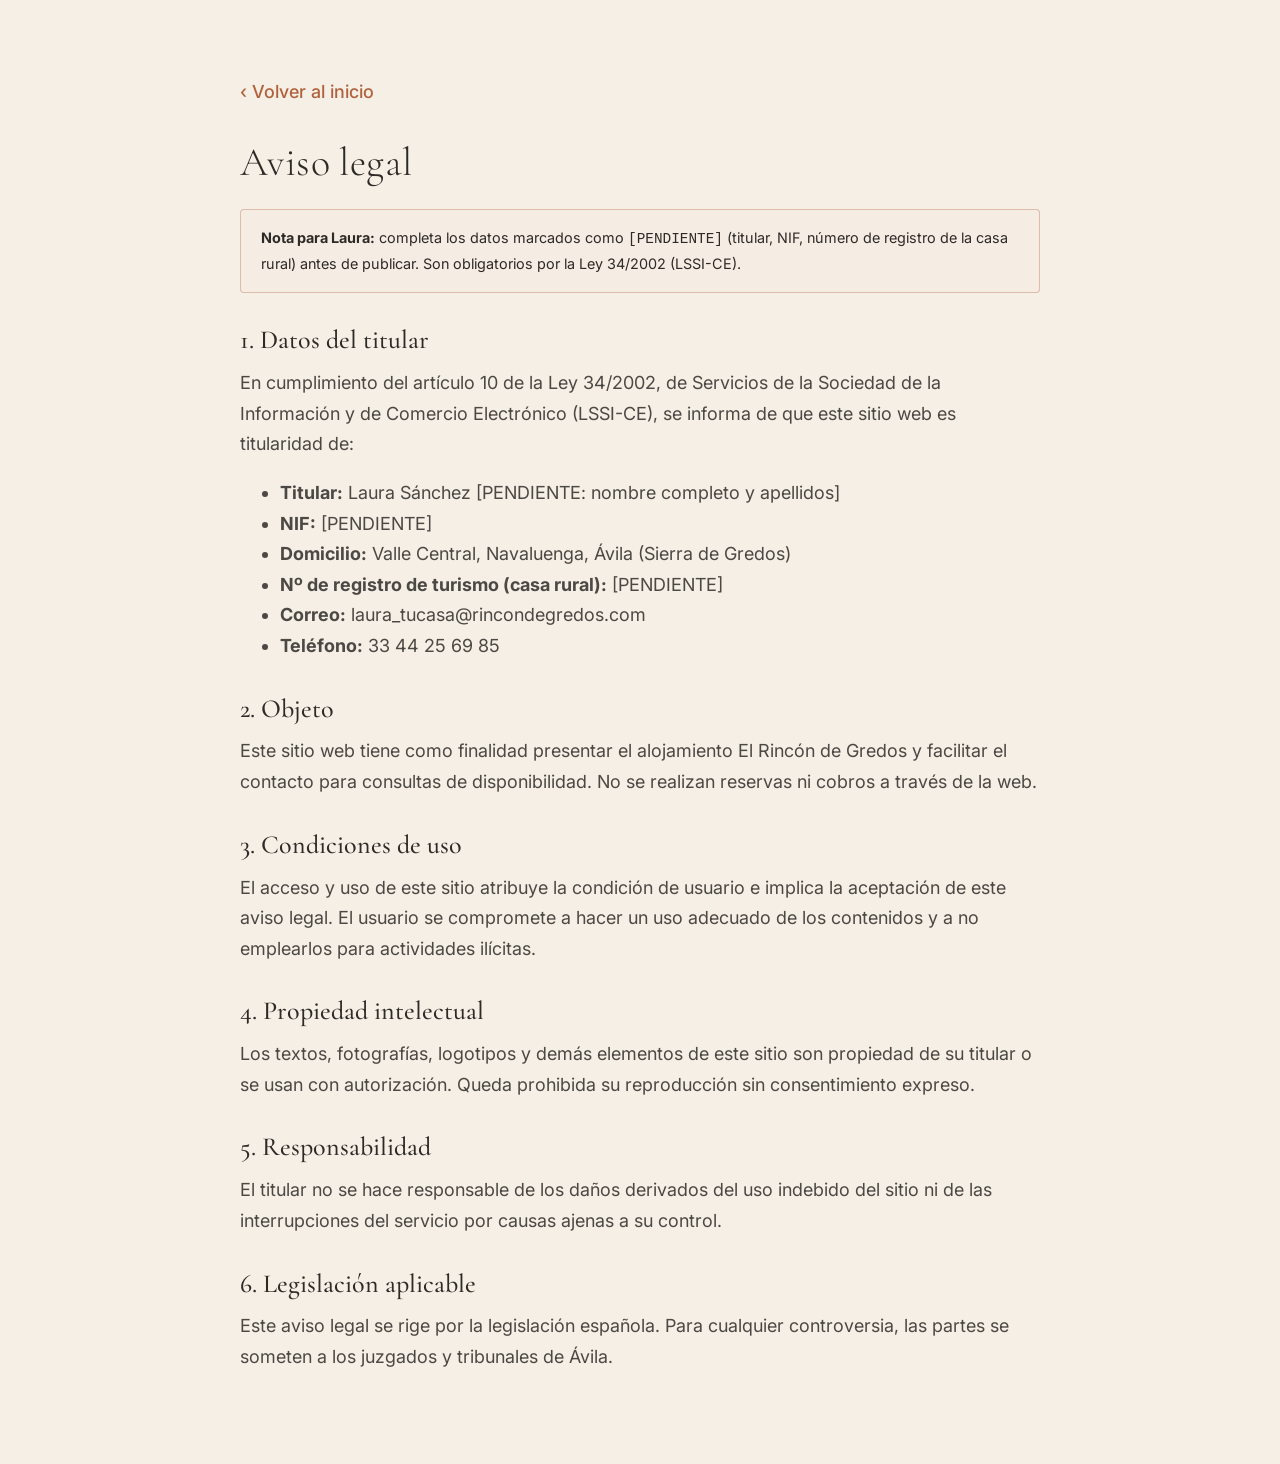
<file: aviso-legal.html>
<!DOCTYPE html>
<html lang="es">
<head>
  <meta charset="UTF-8">
  <meta name="viewport" content="width=device-width, initial-scale=1.0">
  <title>Aviso legal · El Rincón de Gredos</title>
  <meta name="description" content="Aviso legal de El Rincón de Gredos, casa rural en Navaluenga, Ávila.">
  <link rel="icon" type="image/png" href="assets/favicon.png">
  <link rel="preconnect" href="https://fonts.googleapis.com">
  <link rel="preconnect" href="https://fonts.gstatic.com" crossorigin>
  <link href="https://fonts.googleapis.com/css2?family=Cormorant+Garamond:wght@300;500&family=Inter:wght@400;500;600&display=swap" rel="stylesheet">
  <link rel="stylesheet" href="css/styles.css">
</head>
<body>
  <main class="legal">
    <div class="contenedor">
      <a class="volver" href="index.html">‹ Volver al inicio</a>
      <h1>Aviso legal</h1>

      <div class="aviso-pendiente">
        <strong>Nota para Laura:</strong> completa los datos marcados como <code>[PENDIENTE]</code>
        (titular, NIF, número de registro de la casa rural) antes de publicar. Son obligatorios por la
        Ley 34/2002 (LSSI-CE).
      </div>

      <h2>1. Datos del titular</h2>
      <p>
        En cumplimiento del artículo 10 de la Ley 34/2002, de Servicios de la Sociedad de la
        Información y de Comercio Electrónico (LSSI-CE), se informa de que este sitio web es titularidad de:
      </p>
      <ul>
        <li><strong>Titular:</strong> Laura Sánchez [PENDIENTE: nombre completo y apellidos]</li>
        <li><strong>NIF:</strong> [PENDIENTE]</li>
        <li><strong>Domicilio:</strong> Valle Central, Navaluenga, Ávila (Sierra de Gredos)</li>
        <li><strong>Nº de registro de turismo (casa rural):</strong> [PENDIENTE]</li>
        <li><strong>Correo:</strong> laura_tucasa@rincondegredos.com</li>
        <li><strong>Teléfono:</strong> 33 44 25 69 85</li>
      </ul>

      <h2>2. Objeto</h2>
      <p>
        Este sitio web tiene como finalidad presentar el alojamiento El Rincón de Gredos y facilitar el
        contacto para consultas de disponibilidad. No se realizan reservas ni cobros a través de la web.
      </p>

      <h2>3. Condiciones de uso</h2>
      <p>
        El acceso y uso de este sitio atribuye la condición de usuario e implica la aceptación de este
        aviso legal. El usuario se compromete a hacer un uso adecuado de los contenidos y a no emplearlos
        para actividades ilícitas.
      </p>

      <h2>4. Propiedad intelectual</h2>
      <p>
        Los textos, fotografías, logotipos y demás elementos de este sitio son propiedad de su titular o
        se usan con autorización. Queda prohibida su reproducción sin consentimiento expreso.
      </p>

      <h2>5. Responsabilidad</h2>
      <p>
        El titular no se hace responsable de los daños derivados del uso indebido del sitio ni de las
        interrupciones del servicio por causas ajenas a su control.
      </p>

      <h2>6. Legislación aplicable</h2>
      <p>
        Este aviso legal se rige por la legislación española. Para cualquier controversia, las partes se
        someten a los juzgados y tribunales de Ávila.
      </p>
    </div>
  </main>
</body>
</html>
</file>
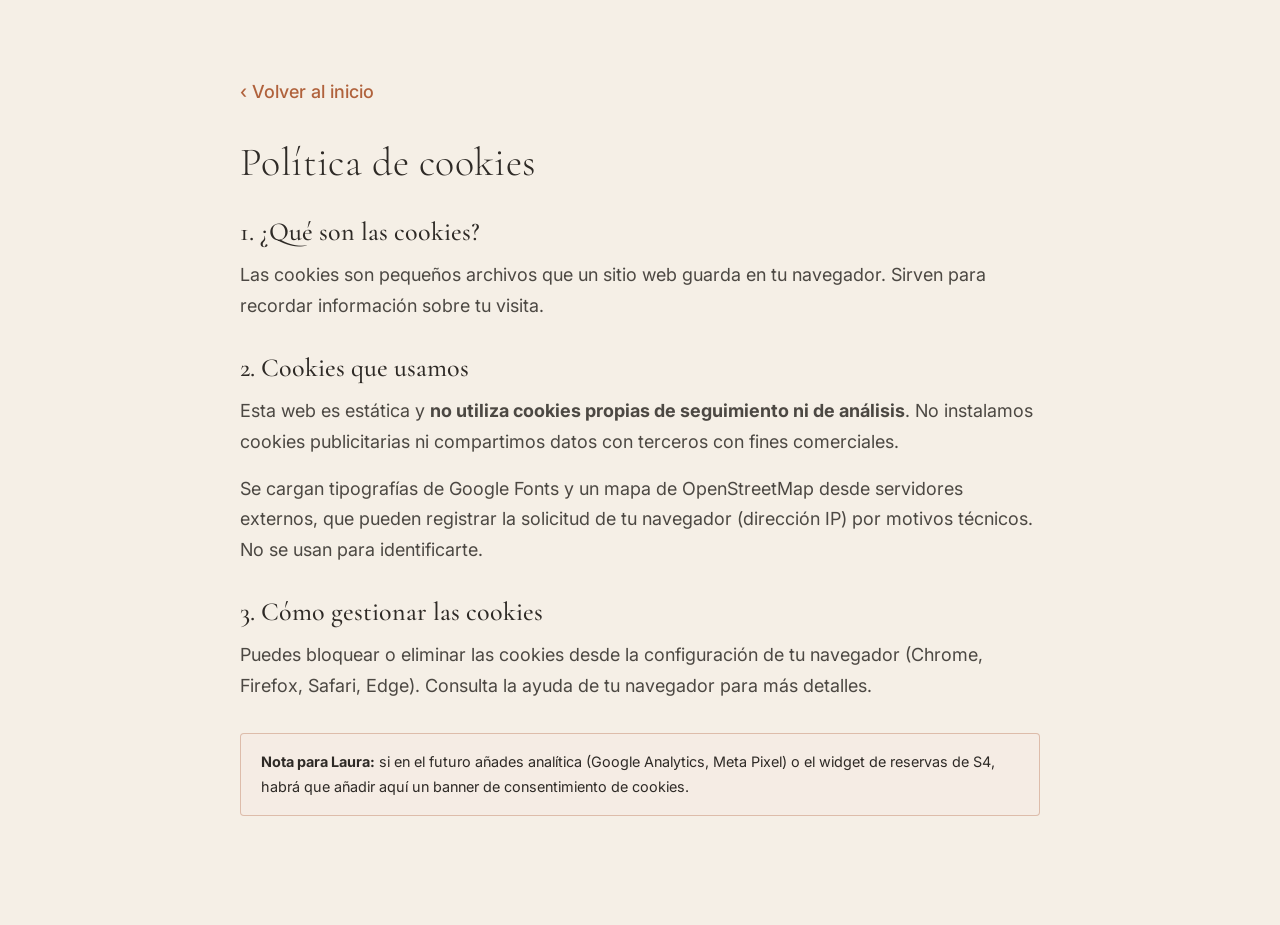
<file: cookies.html>
<!DOCTYPE html>
<html lang="es">
<head>
  <meta charset="UTF-8">
  <meta name="viewport" content="width=device-width, initial-scale=1.0">
  <title>Política de cookies · El Rincón de Gredos</title>
  <meta name="description" content="Política de cookies de El Rincón de Gredos.">
  <link rel="icon" type="image/png" href="assets/favicon.png">
  <link rel="preconnect" href="https://fonts.googleapis.com">
  <link rel="preconnect" href="https://fonts.gstatic.com" crossorigin>
  <link href="https://fonts.googleapis.com/css2?family=Cormorant+Garamond:wght@300;500&family=Inter:wght@400;500;600&display=swap" rel="stylesheet">
  <link rel="stylesheet" href="css/styles.css">
</head>
<body>
  <main class="legal">
    <div class="contenedor">
      <a class="volver" href="index.html">‹ Volver al inicio</a>
      <h1>Política de cookies</h1>

      <h2>1. ¿Qué son las cookies?</h2>
      <p>
        Las cookies son pequeños archivos que un sitio web guarda en tu navegador. Sirven para recordar
        información sobre tu visita.
      </p>

      <h2>2. Cookies que usamos</h2>
      <p>
        Esta web es estática y <strong>no utiliza cookies propias de seguimiento ni de análisis</strong>.
        No instalamos cookies publicitarias ni compartimos datos con terceros con fines comerciales.
      </p>
      <p>
        Se cargan tipografías de Google Fonts y un mapa de OpenStreetMap desde servidores externos, que
        pueden registrar la solicitud de tu navegador (dirección IP) por motivos técnicos. No se usan para
        identificarte.
      </p>

      <h2>3. Cómo gestionar las cookies</h2>
      <p>
        Puedes bloquear o eliminar las cookies desde la configuración de tu navegador (Chrome, Firefox,
        Safari, Edge). Consulta la ayuda de tu navegador para más detalles.
      </p>

      <div class="aviso-pendiente" style="margin-top:2rem;">
        <strong>Nota para Laura:</strong> si en el futuro añades analítica (Google Analytics, Meta Pixel)
        o el widget de reservas de S4, habrá que añadir aquí un banner de consentimiento de cookies.
      </div>
    </div>
  </main>
</body>
</html>
</file>
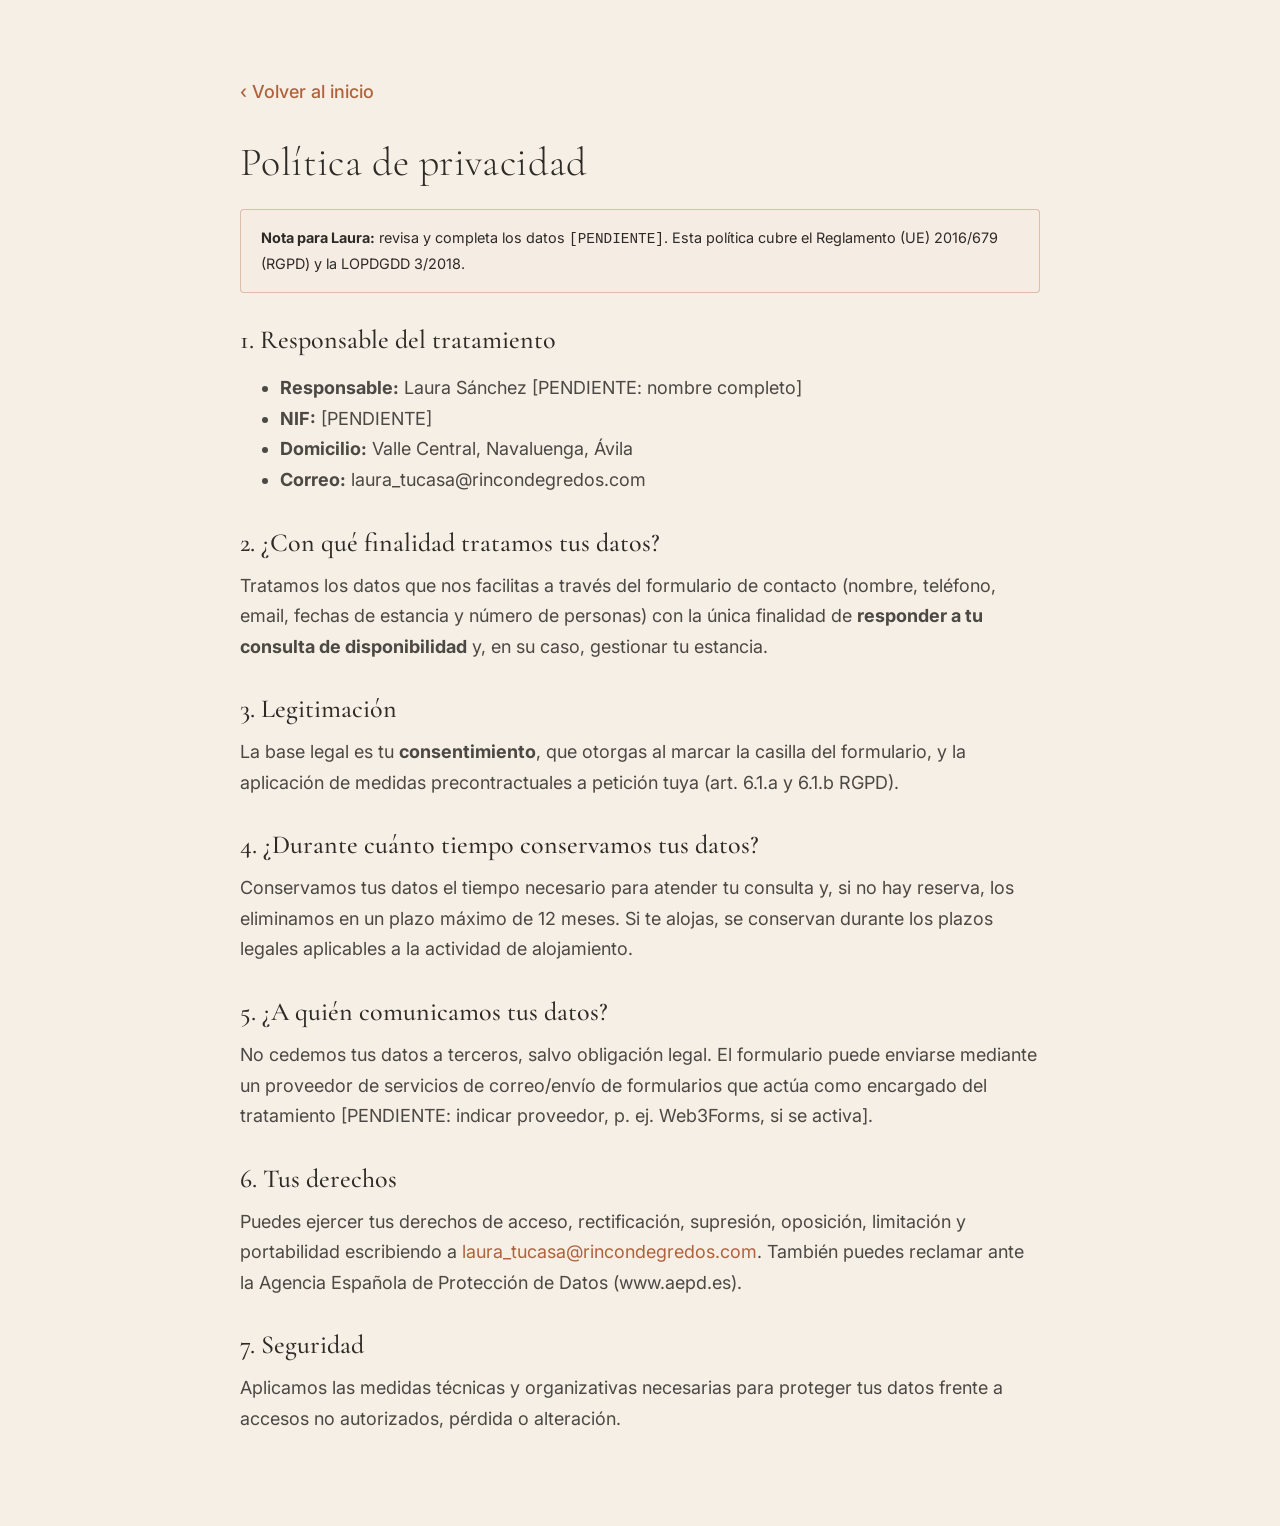
<file: privacidad.html>
<!DOCTYPE html>
<html lang="es">
<head>
  <meta charset="UTF-8">
  <meta name="viewport" content="width=device-width, initial-scale=1.0">
  <title>Política de privacidad · El Rincón de Gredos</title>
  <meta name="description" content="Política de privacidad y protección de datos de El Rincón de Gredos.">
  <link rel="icon" type="image/png" href="assets/favicon.png">
  <link rel="preconnect" href="https://fonts.googleapis.com">
  <link rel="preconnect" href="https://fonts.gstatic.com" crossorigin>
  <link href="https://fonts.googleapis.com/css2?family=Cormorant+Garamond:wght@300;500&family=Inter:wght@400;500;600&display=swap" rel="stylesheet">
  <link rel="stylesheet" href="css/styles.css">
</head>
<body>
  <main class="legal">
    <div class="contenedor">
      <a class="volver" href="index.html">‹ Volver al inicio</a>
      <h1>Política de privacidad</h1>

      <div class="aviso-pendiente">
        <strong>Nota para Laura:</strong> revisa y completa los datos <code>[PENDIENTE]</code>. Esta
        política cubre el Reglamento (UE) 2016/679 (RGPD) y la LOPDGDD 3/2018.
      </div>

      <h2>1. Responsable del tratamiento</h2>
      <ul>
        <li><strong>Responsable:</strong> Laura Sánchez [PENDIENTE: nombre completo]</li>
        <li><strong>NIF:</strong> [PENDIENTE]</li>
        <li><strong>Domicilio:</strong> Valle Central, Navaluenga, Ávila</li>
        <li><strong>Correo:</strong> laura_tucasa@rincondegredos.com</li>
      </ul>

      <h2>2. ¿Con qué finalidad tratamos tus datos?</h2>
      <p>
        Tratamos los datos que nos facilitas a través del formulario de contacto (nombre, teléfono,
        email, fechas de estancia y número de personas) con la única finalidad de <strong>responder a tu
        consulta de disponibilidad</strong> y, en su caso, gestionar tu estancia.
      </p>

      <h2>3. Legitimación</h2>
      <p>
        La base legal es tu <strong>consentimiento</strong>, que otorgas al marcar la casilla del
        formulario, y la aplicación de medidas precontractuales a petición tuya (art. 6.1.a y 6.1.b RGPD).
      </p>

      <h2>4. ¿Durante cuánto tiempo conservamos tus datos?</h2>
      <p>
        Conservamos tus datos el tiempo necesario para atender tu consulta y, si no hay reserva, los
        eliminamos en un plazo máximo de 12 meses. Si te alojas, se conservan durante los plazos legales
        aplicables a la actividad de alojamiento.
      </p>

      <h2>5. ¿A quién comunicamos tus datos?</h2>
      <p>
        No cedemos tus datos a terceros, salvo obligación legal. El formulario puede enviarse mediante un
        proveedor de servicios de correo/envío de formularios que actúa como encargado del tratamiento
        [PENDIENTE: indicar proveedor, p. ej. Web3Forms, si se activa].
      </p>

      <h2>6. Tus derechos</h2>
      <p>
        Puedes ejercer tus derechos de acceso, rectificación, supresión, oposición, limitación y
        portabilidad escribiendo a <a href="mailto:laura_tucasa@rincondegredos.com">laura_tucasa@rincondegredos.com</a>.
        También puedes reclamar ante la Agencia Española de Protección de Datos (www.aepd.es).
      </p>

      <h2>7. Seguridad</h2>
      <p>
        Aplicamos las medidas técnicas y organizativas necesarias para proteger tus datos frente a
        accesos no autorizados, pérdida o alteración.
      </p>
    </div>
  </main>
</body>
</html>
</file>
<file: css/styles.css>
/* ============================================================
   EL RINCÓN DE GREDOS · Hoja de estilos
   Fuente de verdad visual: Brand_Book.md
   ============================================================ */

/* ---------- 1. TOKENS DE MARCA ---------- */
:root {
  /* Paleta (Brand Book §3) */
  --terracota:      #B0623C;   /* primario · todo lo clicable */
  --barro:          #8A4A2C;   /* hover de botones */
  --verde-pinar:    #3E5641;   /* footer y bloque Entorno */
  --crema-lino:     #F5EFE6;   /* fondo general (nunca blanco puro) */
  --piedra:         #D9CBB8;   /* tarjetas, separadores, bordes */
  --roble:          #2E2A26;   /* texto de lectura */
  --lavanda:        #8B849B;   /* detalle muy puntual */
  --cal:            #FDFBF7;   /* tarjetas sobre crema */

  /* Tipografía (Brand Book §4) */
  --serif: "Cormorant Garamond", Georgia, "Times New Roman", serif;
  --sans:  "Inter", system-ui, -apple-system, "Segoe UI", Roboto, sans-serif;

  /* Escala tipográfica fluida (móvil → desktop) */
  --h1: clamp(2.125rem, 5vw + 1rem, 3.5rem);   /* 34 → 56 */
  --h2: clamp(1.75rem, 3vw + 1rem, 2.5rem);    /* 28 → 40 */
  --h3: clamp(1.375rem, 1vw + 1rem, 1.625rem); /* 22 → 26 */
  --cuerpo: clamp(1.0625rem, 0.3vw + 1rem, 1.125rem); /* 17 → 18 */

  /* Formas y sombras (Brand Book §7) */
  --radio: 4px;
  --sombra: 0 4px 20px rgba(46, 42, 38, .08);
  --sombra-fuerte: 0 8px 30px rgba(46, 42, 38, .14);
  --borde: 1px solid var(--piedra);

  /* Espaciado */
  --seccion: clamp(4rem, 8vw, 6rem);  /* 64px móvil → 96px desktop */
  --ancho: 1200px;
}

/* ---------- 2. RESET LIGERO ---------- */
*, *::before, *::after { box-sizing: border-box; }
html { scroll-behavior: smooth; -webkit-text-size-adjust: 100%; }
body {
  margin: 0;
  font-family: var(--sans);
  font-size: var(--cuerpo);
  line-height: 1.7;
  color: var(--roble);
  background: var(--crema-lino);
  -webkit-font-smoothing: antialiased;
  text-rendering: optimizeLegibility;
  overflow-x: hidden;
}
img { max-width: 100%; height: auto; display: block; }
a { color: var(--terracota); text-decoration: none; }
a:hover { color: var(--barro); }
button { font-family: inherit; cursor: pointer; }
h1, h2, h3 { font-family: var(--serif); font-weight: 500; line-height: 1.15; margin: 0 0 .5em; }
h1 { font-size: var(--h1); font-weight: 300; letter-spacing: .01em; }
h2 { font-size: var(--h2); }
h3 { font-size: var(--h3); }
p  { margin: 0 0 1rem; }

/* Foco accesible por teclado */
:focus-visible {
  outline: 2px solid var(--terracota);
  outline-offset: 3px;
  border-radius: 2px;
}

/* ---------- 3. UTILIDADES ---------- */
.contenedor { width: min(100% - 2.5rem, var(--ancho)); margin-inline: auto; }
.seccion { padding-block: var(--seccion); }
.etiqueta {
  font-family: var(--sans);
  font-weight: 500;
  font-size: .8rem;
  letter-spacing: .12em;
  text-transform: uppercase;
  color: var(--terracota);
  display: inline-block;
  margin-bottom: .75rem;
}
.centrado { text-align: center; }
.intro { max-width: 62ch; margin-inline: auto; color: color-mix(in srgb, var(--roble) 82%, transparent); }
.sr-only {
  position: absolute; width: 1px; height: 1px; padding: 0; margin: -1px;
  overflow: hidden; clip: rect(0,0,0,0); white-space: nowrap; border: 0;
}

/* ---------- 4. BOTONES ---------- */
.btn {
  display: inline-flex; align-items: center; justify-content: center; gap: .5rem;
  padding: .85rem 1.6rem;
  font-family: var(--sans); font-weight: 600; font-size: .95rem;
  border-radius: var(--radio);
  border: 1px solid transparent;
  transition: background-color .25s ease, color .25s ease, border-color .25s ease, transform .1s ease;
  text-align: center; line-height: 1.2;
}
.btn:active { transform: translateY(1px); }
.btn--primario { background: var(--terracota); color: var(--cal); }
.btn--primario:hover { background: var(--barro); color: var(--cal); }
.btn--secundario { background: transparent; color: var(--terracota); border-color: var(--terracota); }
.btn--secundario:hover { background: var(--terracota); color: var(--cal); }
.btn--claro { background: var(--cal); color: var(--terracota); }
.btn--claro:hover { background: var(--barro); color: var(--cal); }
.btn--bloque { width: 100%; }

/* ---------- 5. NAVBAR ---------- */
.navbar {
  position: sticky; top: 0; z-index: 50;
  background: color-mix(in srgb, var(--crema-lino) 92%, transparent);
  backdrop-filter: blur(8px);
  border-bottom: var(--borde);
  transition: box-shadow .3s ease;
}
.navbar.scrolled { box-shadow: var(--sombra); }
.navbar__inner {
  display: flex; align-items: center; justify-content: space-between;
  gap: 1rem; padding-block: .6rem;
}
.navbar__logo { display: flex; align-items: center; gap: .6rem; }
.navbar__logo img { height: 46px; width: auto; }
.navbar__nombre {
  font-family: var(--serif); font-size: 1.15rem; color: var(--roble); line-height: 1.1;
}
.navbar__links { display: flex; align-items: center; gap: 1.75rem; list-style: none; margin: 0; padding: 0; }
.navbar__links a {
  color: var(--roble); font-size: .95rem; font-weight: 500; position: relative; padding-block: .25rem;
}
.navbar__links a::after {
  content: ""; position: absolute; left: 0; bottom: -2px; width: 0; height: 2px;
  background: var(--terracota); transition: width .25s ease;
}
.navbar__links a:hover { color: var(--terracota); }
.navbar__links a:hover::after { width: 100%; }
.navbar__cta { display: flex; align-items: center; gap: .75rem; }
.navbar__burger {
  display: none; background: none; border: 0; padding: .4rem;
  width: 44px; height: 44px; color: var(--roble);
}
.navbar__burger svg { width: 26px; height: 26px; }

/* ---------- 6. HERO ---------- */
.hero {
  position: relative; min-height: 88vh; display: flex; align-items: center;
  color: var(--cal); text-align: center;
  background-color: var(--verde-pinar);
  background-size: cover;
  background-position: center;
  background-repeat: no-repeat;
}
.hero__contenido { width: min(100% - 2.5rem, 780px); margin-inline: auto; padding-block: 5rem; }
.hero h1 { color: var(--cal); font-size: var(--h1); margin-bottom: .4em; text-wrap: balance; }
.hero__sub {
  font-size: clamp(1.1rem, 1.5vw + .5rem, 1.4rem);
  color: color-mix(in srgb, var(--cal) 92%, transparent);
  max-width: 42ch; margin: 0 auto 2rem; font-weight: 300;
}
.hero__acciones { display: flex; flex-wrap: wrap; gap: .9rem; justify-content: center; }

/* ---------- 7. LA CASA ---------- */
.casa__grid {
  display: grid; grid-template-columns: 1fr 1.1fr; gap: clamp(2rem, 5vw, 4rem); align-items: center;
}
.casa__foto { border-radius: var(--radio); overflow: hidden; box-shadow: var(--sombra); }
.casa__foto img { width: 100%; aspect-ratio: 4 / 5; object-fit: cover; }
.casa__texto p { color: color-mix(in srgb, var(--roble) 88%, transparent); }
.casa__firma {
  font-family: var(--serif); font-size: 1.4rem; font-style: italic;
  color: var(--terracota); margin-top: .5rem;
}
.casa__iconos {
  display: flex; flex-wrap: wrap; gap: 1.5rem; margin-top: 2rem;
  padding-top: 1.75rem; border-top: var(--borde);
}
.casa__icono { display: flex; align-items: center; gap: .65rem; font-size: .95rem; font-weight: 500; }
.casa__icono svg { width: 28px; height: 28px; color: var(--terracota); flex-shrink: 0; }

/* ---------- 8. HABITACIONES ---------- */
.habs__grid {
  display: grid; grid-template-columns: repeat(3, 1fr); gap: 1.75rem; margin-top: 2.5rem;
}
.hab {
  background: var(--cal); border: var(--borde); border-radius: var(--radio);
  overflow: hidden; display: flex; flex-direction: column; box-shadow: var(--sombra);
  transition: transform .3s ease, box-shadow .3s ease;
}
.hab:hover { transform: translateY(-4px); box-shadow: var(--sombra-fuerte); }
.hab__media { aspect-ratio: 3 / 2; overflow: hidden; }
.hab__media img { width: 100%; height: 100%; object-fit: cover; transition: transform .5s ease; }
.hab:hover .hab__media img { transform: scale(1.04); }
/* Marcador de posición de marca para fotos pendientes */
.hab__placeholder {
  width: 100%; height: 100%; position: relative; overflow: hidden;
  display: flex; flex-direction: column; align-items: center; justify-content: center;
  gap: .3rem; padding: 1.5rem; text-align: center;
  color: var(--roble);
  border-bottom: 3px solid var(--terracota);
  background-color: var(--crema-lino);
  background-image:
    radial-gradient(120% 80% at 50% 0%, color-mix(in srgb, var(--cal) 92%, transparent), transparent 62%),
    radial-gradient(110% 100% at 50% 125%, color-mix(in srgb, var(--piedra) 60%, transparent), transparent 55%),
    repeating-linear-gradient(135deg, color-mix(in srgb, var(--piedra) 20%, transparent) 0 1px, transparent 1px 10px);
}
.hab__ph-montana { width: 66px; height: auto; color: var(--terracota); opacity: .9; margin-bottom: .45rem; }
.hab__ph-montana path { fill: none; stroke: currentColor; stroke-width: 2.4; stroke-linejoin: round; stroke-linecap: round; }
.hab__ph-nombre { font-family: var(--serif); font-size: 1.55rem; line-height: 1.1; color: var(--roble); }
.hab__ph-tipo { font-size: .82rem; color: color-mix(in srgb, var(--roble) 62%, transparent); max-width: 28ch; }
.hab__ph-sello {
  margin-top: .8rem; font-size: .64rem; letter-spacing: .16em; text-transform: uppercase;
  color: var(--terracota); font-weight: 500;
  display: inline-flex; align-items: center; gap: .5rem;
}
.hab__ph-sello::before, .hab__ph-sello::after {
  content: ""; width: 16px; height: 1px; background: color-mix(in srgb, var(--terracota) 55%, transparent);
}
.hab__cuerpo { padding: 1.4rem 1.4rem 1.5rem; display: flex; flex-direction: column; flex: 1; }
.hab__nombre { margin-bottom: .15rem; }
.hab__tipo { font-size: .9rem; color: color-mix(in srgb, var(--roble) 65%, transparent); margin-bottom: .9rem; }
.hab__servicios { list-style: none; margin: 0 0 1.2rem; padding: 0; display: grid; gap: .4rem; }
.hab__servicios li { font-size: .88rem; display: flex; align-items: flex-start; gap: .5rem; }
.hab__servicios li::before {
  content: ""; width: 6px; height: 6px; margin-top: .5rem; border-radius: 50%;
  background: var(--terracota); flex-shrink: 0;
}
.hab__pie { margin-top: auto; display: flex; align-items: center; justify-content: space-between; gap: 1rem; }
.hab__precio { line-height: 1.2; }
.hab__precio strong { font-size: 1.5rem; font-family: var(--serif); color: var(--roble); }
.hab__precio small { display: block; font-size: .72rem; letter-spacing: .1em; text-transform: uppercase; color: color-mix(in srgb, var(--roble) 60%, transparent); }
.hab__capacidad { font-size: .82rem; letter-spacing: .1em; text-transform: uppercase; color: var(--terracota); font-weight: 500; }
.habs__nota { margin-top: 2rem; text-align: center; font-size: .95rem; color: color-mix(in srgb, var(--roble) 75%, transparent); }

/* ---------- 9. EL ENTORNO (fondo Verde Pinar) ---------- */
.entorno { background: var(--verde-pinar); color: var(--crema-lino); }
.entorno .etiqueta { color: color-mix(in srgb, var(--crema-lino) 85%, var(--terracota)); }
.entorno h2 { color: var(--crema-lino); }
.entorno .intro { color: color-mix(in srgb, var(--crema-lino) 80%, transparent); }
.entorno__grid {
  display: grid; grid-template-columns: repeat(4, 1fr); gap: 1.5rem; margin-top: 2.5rem;
}
.exp {
  background: color-mix(in srgb, var(--crema-lino) 8%, transparent);
  border: 1px solid color-mix(in srgb, var(--crema-lino) 22%, transparent);
  border-radius: var(--radio); padding: 1.75rem 1.5rem;
}
.exp__icono { width: 36px; height: 36px; color: color-mix(in srgb, var(--crema-lino) 90%, var(--terracota)); margin-bottom: 1rem; }
.exp h3 { color: var(--crema-lino); font-size: 1.3rem; }
.exp p { color: color-mix(in srgb, var(--crema-lino) 82%, transparent); font-size: .95rem; margin: 0; }

/* ---------- 10. GALERÍA ---------- */
.galeria__grid {
  display: grid; grid-template-columns: repeat(4, 1fr); grid-auto-rows: 200px;
  gap: 1rem; margin-top: 2.5rem;
}
.galeria__item {
  border: 0; padding: 0; overflow: hidden; border-radius: var(--radio);
  box-shadow: var(--sombra); background: var(--piedra);
}
.galeria__item img { width: 100%; height: 100%; object-fit: cover; transition: transform .5s ease; }
.galeria__item:hover img { transform: scale(1.05); }
.galeria__item--ancho { grid-column: span 2; }
.galeria__item--alto  { grid-row: span 2; }

/* Lightbox */
.lightbox {
  position: fixed; inset: 0; z-index: 100; display: none;
  align-items: center; justify-content: center; padding: 1.5rem;
  background: rgba(46,42,38,.9);
}
.lightbox.abierto { display: flex; }
.lightbox img { max-width: 92vw; max-height: 88vh; border-radius: var(--radio); box-shadow: var(--sombra-fuerte); }
.lightbox__cerrar, .lightbox__nav {
  position: absolute; background: color-mix(in srgb, var(--crema-lino) 12%, transparent);
  color: var(--cal); border: 0; width: 52px; height: 52px; border-radius: 50%;
  font-size: 1.6rem; display: flex; align-items: center; justify-content: center;
}
.lightbox__cerrar { top: 1.25rem; right: 1.25rem; }
.lightbox__nav { top: 50%; transform: translateY(-50%); }
.lightbox__nav--prev { left: 1.25rem; }
.lightbox__nav--next { right: 1.25rem; }
.lightbox__cerrar:hover, .lightbox__nav:hover { background: var(--terracota); }

/* ---------- 11. FAQ ---------- */
.faq__lista { max-width: 780px; margin: 2.5rem auto 0; display: grid; gap: .85rem; }
.faq__item { background: var(--cal); border: var(--borde); border-radius: var(--radio); overflow: hidden; }
.faq__pregunta {
  width: 100%; text-align: left; background: none; border: 0;
  padding: 1.2rem 1.4rem; font-size: 1.05rem; font-weight: 500; color: var(--roble);
  display: flex; align-items: center; justify-content: space-between; gap: 1rem;
}
.faq__pregunta:hover { color: var(--terracota); }
.faq__signo { font-size: 1.5rem; color: var(--terracota); transition: transform .3s ease; flex-shrink: 0; line-height: 1; }
.faq__item[aria-expanded="true"] .faq__signo { transform: rotate(45deg); }
.faq__respuesta {
  overflow: hidden; max-height: 0; transition: max-height .3s ease;
  color: color-mix(in srgb, var(--roble) 82%, transparent);
}
.faq__respuesta p { padding: 0 1.4rem 1.3rem; margin: 0; }

/* ---------- 12. CONTACTO ---------- */
.contacto__grid { display: grid; grid-template-columns: 1.2fr 1fr; gap: clamp(2rem, 5vw, 3.5rem); margin-top: 2.5rem; }
.form {
  background: var(--cal); border: var(--borde); border-radius: var(--radio);
  padding: clamp(1.5rem, 3vw, 2.25rem); box-shadow: var(--sombra);
}
.form__fila { display: grid; grid-template-columns: 1fr 1fr; gap: 1rem; }
.campo { margin-bottom: 1.1rem; }
.campo label { display: block; font-size: .85rem; font-weight: 500; margin-bottom: .35rem; }
.campo .req { color: var(--terracota); }
.campo input, .campo select, .campo textarea {
  width: 100%; padding: .7rem .85rem; font-family: var(--sans); font-size: .95rem;
  color: var(--roble); background: var(--crema-lino);
  border: var(--borde); border-radius: var(--radio); transition: border-color .2s ease;
}
.campo input:focus, .campo select:focus, .campo textarea:focus { outline: none; border-color: var(--terracota); }
.campo textarea { resize: vertical; min-height: 110px; }
.campo--error input, .campo--error select { border-color: #b3402f; }
.campo__error { display: none; color: #b3402f; font-size: .8rem; margin-top: .3rem; }
.campo--error .campo__error { display: block; }
.consent { display: flex; align-items: flex-start; gap: .6rem; font-size: .85rem; }
.consent input { width: auto; margin-top: .25rem; }
.form__ok {
  display: none; text-align: center; padding: 2rem 1rem;
}
.form__ok.visible { display: block; }
.form__ok .marca { font-family: var(--serif); font-size: 1.6rem; color: var(--terracota); }

.datos { display: grid; gap: 1.4rem; align-content: start; }
.datos__bloque { display: flex; gap: .9rem; align-items: flex-start; }
.datos__bloque svg { width: 24px; height: 24px; color: var(--terracota); flex-shrink: 0; margin-top: .15rem; }
.datos__bloque h3 { font-size: 1.05rem; font-family: var(--sans); font-weight: 600; margin: 0 0 .2rem; }
.datos__bloque p, .datos__bloque a { margin: 0; font-size: .95rem; color: color-mix(in srgb, var(--roble) 85%, transparent); }
.datos__bloque a:hover { color: var(--terracota); }
.mapa { margin-top: .5rem; border-radius: var(--radio); overflow: hidden; border: var(--borde); }
.mapa iframe { width: 100%; height: 240px; border: 0; display: block; }
.normas { margin-top: 1rem; font-size: .88rem; color: color-mix(in srgb, var(--roble) 78%, transparent); }
.normas li { margin-bottom: .3rem; }

/* ---------- 13. FOOTER (Verde Pinar) ---------- */
.footer { background: var(--verde-pinar); color: color-mix(in srgb, var(--crema-lino) 85%, transparent); }
.footer__inner { display: grid; grid-template-columns: 1.4fr 1fr 1fr; gap: 2.5rem; padding-block: 3.5rem; }
.footer__marca img { height: 64px; margin-bottom: 1rem; }
.footer__marca p { font-size: .92rem; max-width: 32ch; }
.footer h4 { font-family: var(--sans); font-size: .8rem; letter-spacing: .12em; text-transform: uppercase; color: var(--crema-lino); margin: 0 0 1rem; }
.footer ul { list-style: none; margin: 0; padding: 0; display: grid; gap: .55rem; }
.footer a { color: color-mix(in srgb, var(--crema-lino) 85%, transparent); font-size: .92rem; }
.footer a:hover { color: var(--cal); }
.footer__redes { display: flex; gap: .8rem; margin-top: 1.2rem; }
.footer__redes a {
  width: 40px; height: 40px; border-radius: 50%; display: flex; align-items: center; justify-content: center;
  border: 1px solid color-mix(in srgb, var(--crema-lino) 30%, transparent);
}
.footer__redes a:hover { background: var(--terracota); border-color: var(--terracota); }
.footer__redes svg { width: 20px; height: 20px; }
.footer__legal {
  border-top: 1px solid color-mix(in srgb, var(--crema-lino) 20%, transparent);
  padding-block: 1.4rem; display: flex; flex-wrap: wrap; gap: 1rem 1.5rem; justify-content: space-between;
  font-size: .82rem;
}
.footer__legal a { color: color-mix(in srgb, var(--crema-lino) 80%, transparent); }

/* ---------- 14. WHATSAPP FLOTANTE ---------- */
.wa-flotante {
  position: fixed; right: 1.1rem; bottom: 1.1rem; z-index: 60;
  width: 58px; height: 58px; border-radius: 50%;
  background: #25D366; color: #fff; display: flex; align-items: center; justify-content: center;
  box-shadow: 0 6px 20px rgba(37,211,102,.45); transition: transform .2s ease;
}
.wa-flotante:hover { transform: scale(1.08); color: #fff; }
.wa-flotante svg { width: 32px; height: 32px; }

/* ---------- 15. PÁGINAS LEGALES ---------- */
.legal { padding-block: clamp(3rem, 6vw, 5rem); }
.legal .contenedor { max-width: 800px; }
.legal h1 { font-size: var(--h2); margin-bottom: 1.5rem; }
.legal h2 { font-size: var(--h3); margin-top: 2rem; }
.legal p, .legal li { color: color-mix(in srgb, var(--roble) 85%, transparent); }
.legal a.volver { display: inline-block; margin-bottom: 2rem; font-weight: 500; }
.aviso-pendiente {
  background: color-mix(in srgb, var(--terracota) 10%, var(--cal));
  border: 1px solid color-mix(in srgb, var(--terracota) 35%, transparent);
  border-radius: var(--radio); padding: 1rem 1.25rem; font-size: .9rem; margin-bottom: 2rem;
}

/* ---------- 16. ANIMACIÓN FADE-IN (Brand Book §7) ---------- */
.reveal { opacity: 0; transform: translateY(18px); transition: opacity .4s ease, transform .4s ease; }
.reveal.visible { opacity: 1; transform: none; }

/* ---------- 17. RESPONSIVE ---------- */
@media (max-width: 960px) {
  .habs__grid { grid-template-columns: repeat(2, 1fr); }
  .entorno__grid { grid-template-columns: repeat(2, 1fr); }
  .footer__inner { grid-template-columns: 1fr 1fr; }
}

@media (max-width: 780px) {
  .navbar__links, .navbar__cta .btn--secundario { display: none; }
  .navbar__burger { display: flex; align-items: center; justify-content: center; }
  .navbar__links.abierto {
    display: flex; position: absolute; top: 100%; left: 0; right: 0;
    flex-direction: column; align-items: flex-start; gap: 0;
    background: var(--crema-lino); border-bottom: var(--borde); box-shadow: var(--sombra);
    padding: .5rem 1.25rem 1.25rem;
  }
  .navbar__links.abierto li { width: 100%; }
  .navbar__links.abierto a { display: block; padding: .85rem 0; border-bottom: var(--borde); width: 100%; }

  .casa__grid { grid-template-columns: 1fr; }
  .casa__foto { max-width: 460px; margin-inline: auto; order: -1; }
  .contacto__grid { grid-template-columns: 1fr; }
  .form__fila { grid-template-columns: 1fr; }
  .galeria__grid { grid-template-columns: repeat(2, 1fr); grid-auto-rows: 180px; }
  .galeria__item--ancho { grid-column: span 2; }
  .galeria__item--alto { grid-row: span 1; }
}

@media (max-width: 560px) {
  .habs__grid { grid-template-columns: 1fr; }
  .entorno__grid { grid-template-columns: 1fr; }
  .footer__inner { grid-template-columns: 1fr; gap: 2rem; }
  .hero { min-height: 92vh; }
  .navbar__nombre { display: none; }
}

/* Respeta la preferencia de menos movimiento */
@media (prefers-reduced-motion: reduce) {
  * { scroll-behavior: auto !important; }
  .reveal { opacity: 1; transform: none; transition: none; }
}
</file>
